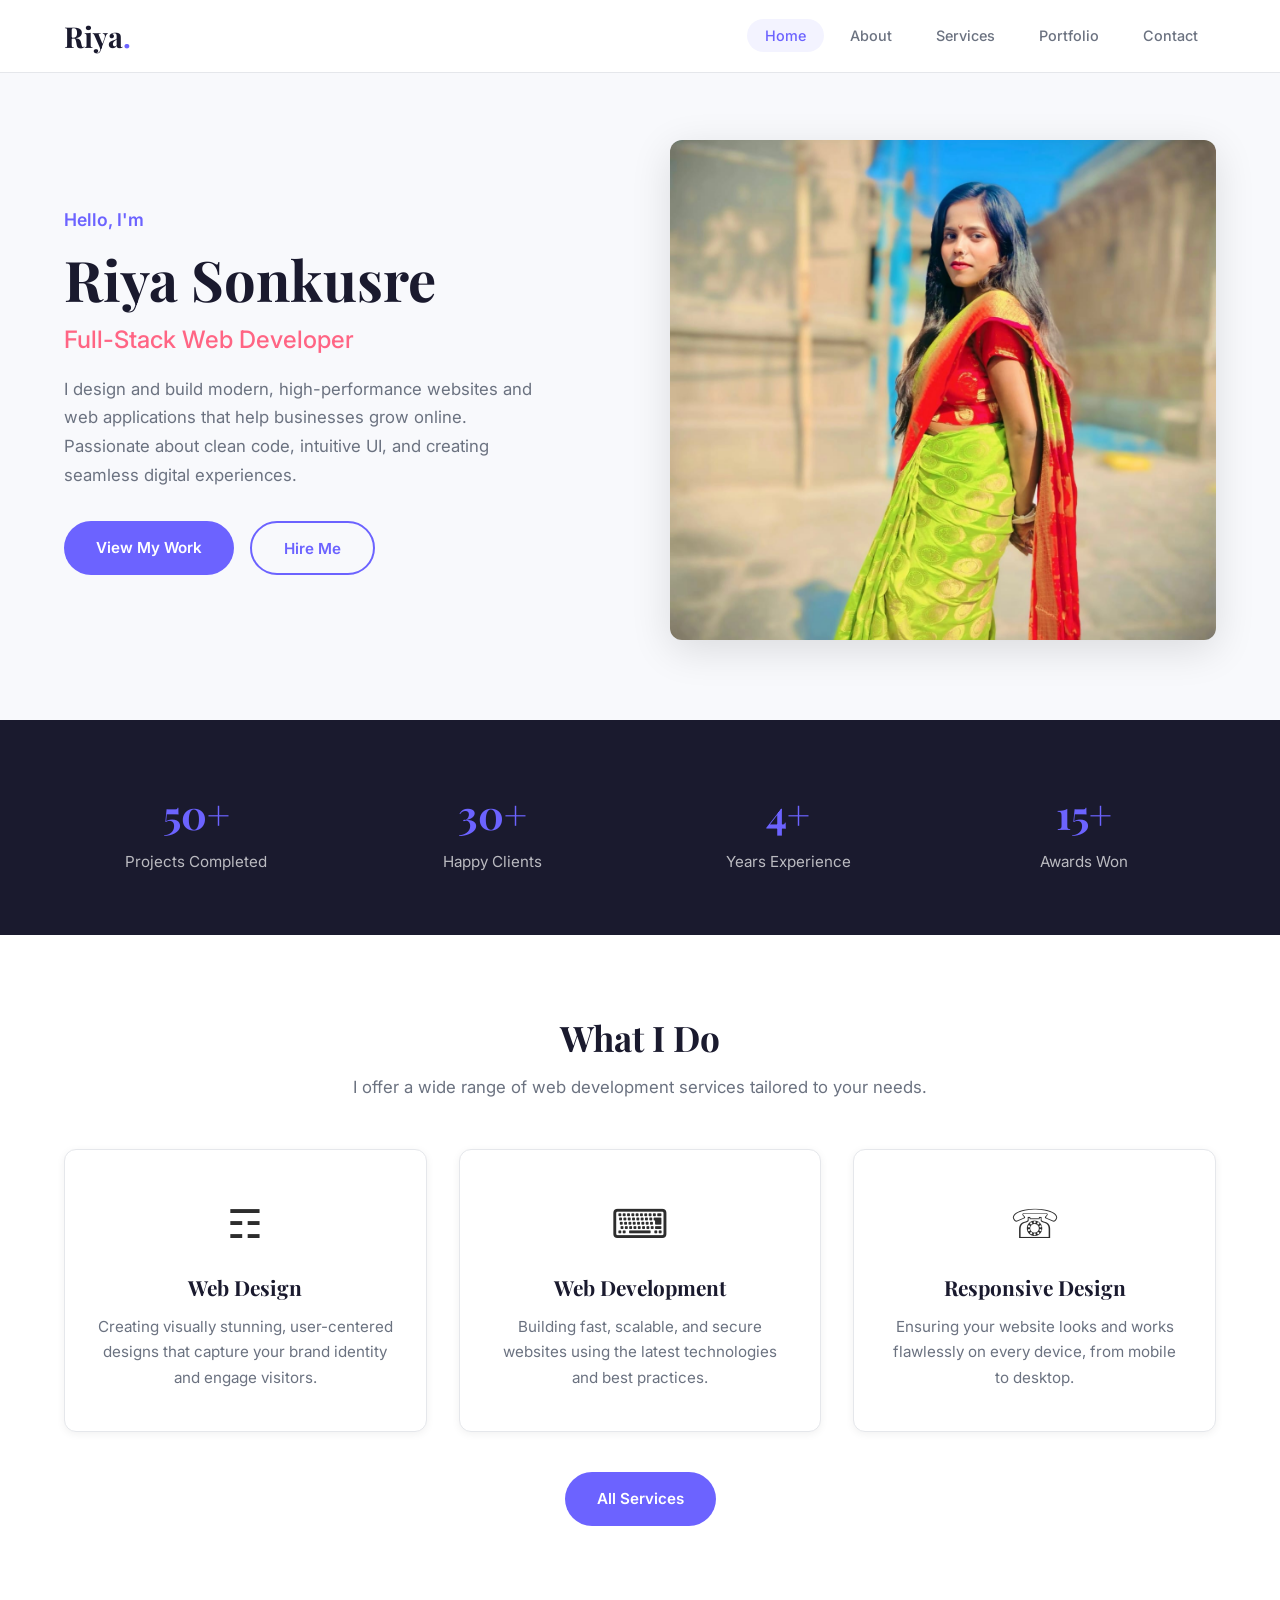
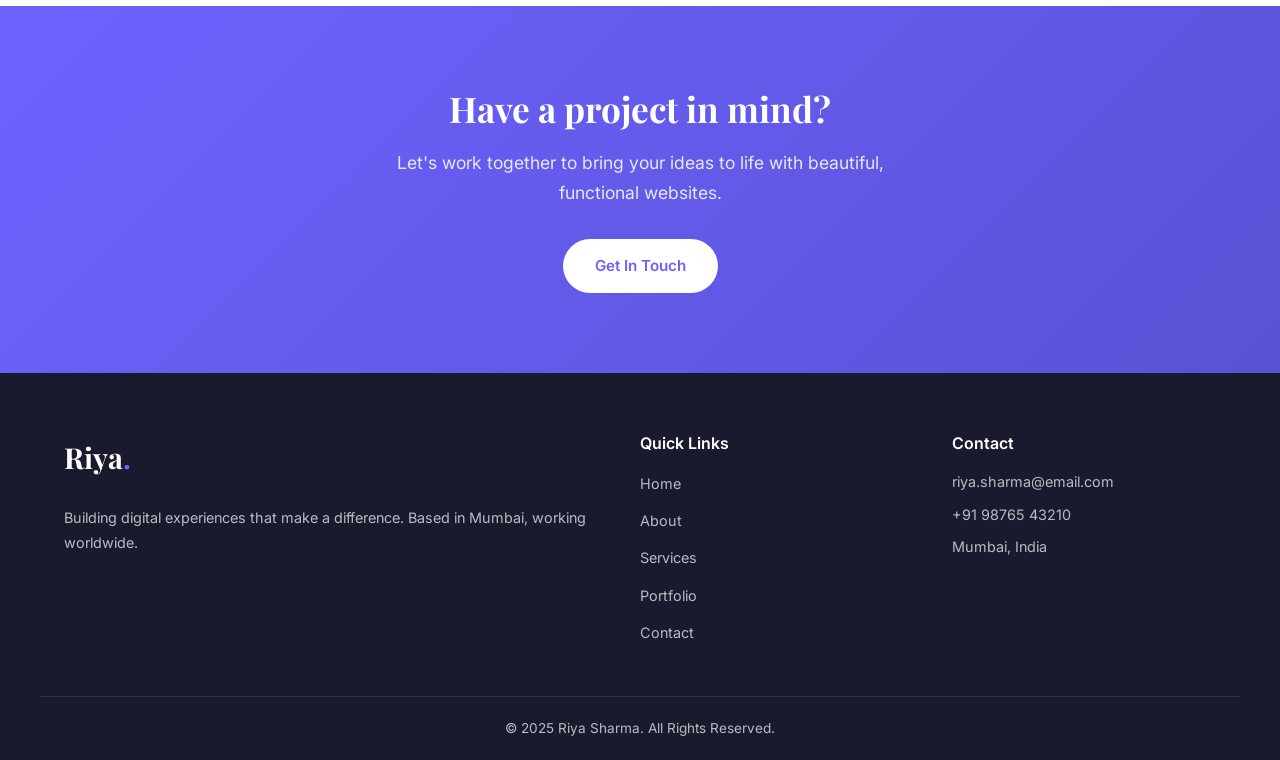
<file: index.html>
<!DOCTYPE html>
<html lang="en">
<head>
    <meta charset="UTF-8">
    <meta name="viewport" content="width=device-width, initial-scale=1.0">
    <title>Riya | Web Developer</title>
    <link rel="stylesheet" href="style.css">
    <link rel="preconnect" href="https://fonts.googleapis.com">
    <link rel="preconnect" href="https://fonts.gstatic.com" crossorigin>
    <link href="https://fonts.googleapis.com/css2?family=Inter:wght@400;500;600;700&family=Playfair+Display:wght@700&display=swap" rel="stylesheet">
</head>
<body>

    <!-- ========== HEADER / NAVIGATION ========== -->
    <header class="site-header">
        <div class="container header-flex">
            <a href="index.html" class="logo">Riya<span>.</span></a>
            <nav class="main-nav" id="mainNav">
                <ul class="nav-list">
                    <li><a href="index.html" class="nav-link active">Home</a></li>
                    <li><a href="about.html" class="nav-link">About</a></li>
                    <li><a href="services.html" class="nav-link">Services</a></li>
                    <li><a href="portfolio.html" class="nav-link">Portfolio</a></li>
                    <li><a href="contact.html" class="nav-link">Contact</a></li>
                </ul>
            </nav>
            <button class="hamburger" id="hamburger" aria-label="Toggle navigation">
                <span class="bar"></span>
                <span class="bar"></span>
                <span class="bar"></span>
            </button>
        </div>
    </header>

    <!-- ========== HERO SECTION ========== -->
    <main>
        <section class="hero">
            <div class="container hero-grid">
                <div class="hero-text">
                    <p class="hero-greeting">Hello, I'm</p>
                    <h1 class="hero-title">Riya Sonkusre</h1>
                    <h2 class="hero-subtitle">Full-Stack Web Developer</h2>
                    <p class="hero-description">
                        I design and build modern, high-performance websites and web applications
                        that help businesses grow online. Passionate about clean code, intuitive UI,
                        and creating seamless digital experiences.
                    </p>
                    <div class="hero-buttons">
                        <a href="portfolio.html" class="btn btn-primary">View My Work</a>
                        <button class="btn btn-secondary" id="hireMeBtn">Hire Me</button>
                    </div>
                </div>
                <div class="hero-image">
                    <img src="media/riyaimg2.jpeg" alt="Riya Sharma - Web Developer">
                </div>
            </div>
        </section>

        <!-- ========== STATS SECTION ========== -->
        <section class="stats">
            <div class="container stats-grid">
                <div class="stat-card">
                    <span class="stat-number">50+</span>
                    <span class="stat-label">Projects Completed</span>
                </div>
                <div class="stat-card">
                    <span class="stat-number">30+</span>
                    <span class="stat-label">Happy Clients</span>
                </div>
                <div class="stat-card">
                    <span class="stat-number">4+</span>
                    <span class="stat-label">Years Experience</span>
                </div>
                <div class="stat-card">
                    <span class="stat-number">15+</span>
                    <span class="stat-label">Awards Won</span>
                </div>
            </div>
        </section>

        <!-- ========== FEATURED SERVICES ========== -->
        <section class="section featured-services">
            <div class="container">
                <h2 class="section-title">What I Do</h2>
                <p class="section-subtitle">I offer a wide range of web development services tailored to your needs.</p>
                <div class="services-preview-grid">
                    <article class="service-card">
                        <div class="service-icon">&#9782;</div>
                        <h3>Web Design</h3>
                        <p>Creating visually stunning, user-centered designs that capture your brand identity and engage visitors.</p>
                    </article>
                    <article class="service-card">
                        <div class="service-icon">&#9000;</div>
                        <h3>Web Development</h3>
                        <p>Building fast, scalable, and secure websites using the latest technologies and best practices.</p>
                    </article>
                    <article class="service-card">
                        <div class="service-icon">&#9743;</div>
                        <h3>Responsive Design</h3>
                        <p>Ensuring your website looks and works flawlessly on every device, from mobile to desktop.</p>
                    </article>
                </div>
                <div class="center-btn">
                    <a href="services.html" class="btn btn-primary">All Services</a>
                </div>
            </div>
        </section>

        <!-- ========== CTA SECTION ========== -->
        <section class="cta-section">
            <div class="container cta-content">
                <h2>Have a project in mind?</h2>
                <p>Let's work together to bring your ideas to life with beautiful, functional websites.</p>
                <a href="contact.html" class="btn btn-primary">Get In Touch</a>
            </div>
        </section>
    </main>

    <!-- ========== FOOTER ========== -->
    <footer class="site-footer">
        <div class="container footer-grid">
            <div class="footer-brand">
                <a href="index.html" class="logo">Riya<span>.</span></a>
                <p>Building digital experiences that make a difference. Based in Mumbai, working worldwide.</p>
            </div>
            <div class="footer-links">
                <h4>Quick Links</h4>
                <ul>
                    <li><a href="index.html">Home</a></li>
                    <li><a href="about.html">About</a></li>
                    <li><a href="services.html">Services</a></li>
                    <li><a href="portfolio.html">Portfolio</a></li>
                    <li><a href="contact.html">Contact</a></li>
                </ul>
            </div>
            <div class="footer-contact">
                <h4>Contact</h4>
                <p>riya.sharma@email.com</p>
                <p>+91 98765 43210</p>
                <p>Mumbai, India</p>
            </div>
        </div>
        <div class="footer-bottom container">
            <p>&copy; 2025 Riya Sharma. All Rights Reserved.</p>
        </div>
    </footer>

    <!-- ========== HIRE ME MODAL ========== -->
    <div class="modal-overlay" id="hireModal">
        <div class="modal">
            <button class="modal-close" id="modalClose">&times;</button>
            <h2>Let's Work Together!</h2>
            <p>I'm currently available for freelance projects and full-time opportunities. Reach out and let's discuss how I can help bring your vision to life.</p>
            <div class="modal-details">
                <p><strong>Email:</strong> riyasonkusre22@email.com</p>
                <p><strong>Phone:</strong> +91 98765 43210</p>
                <p><strong>Availability:</strong> Within 48 hours</p>
            </div>
            <a href="contact.html" class="btn btn-primary">Go to Contact Page</a>
        </div>
    </div>

    <script src="script.js"></script>
</body>
</html>
</file>
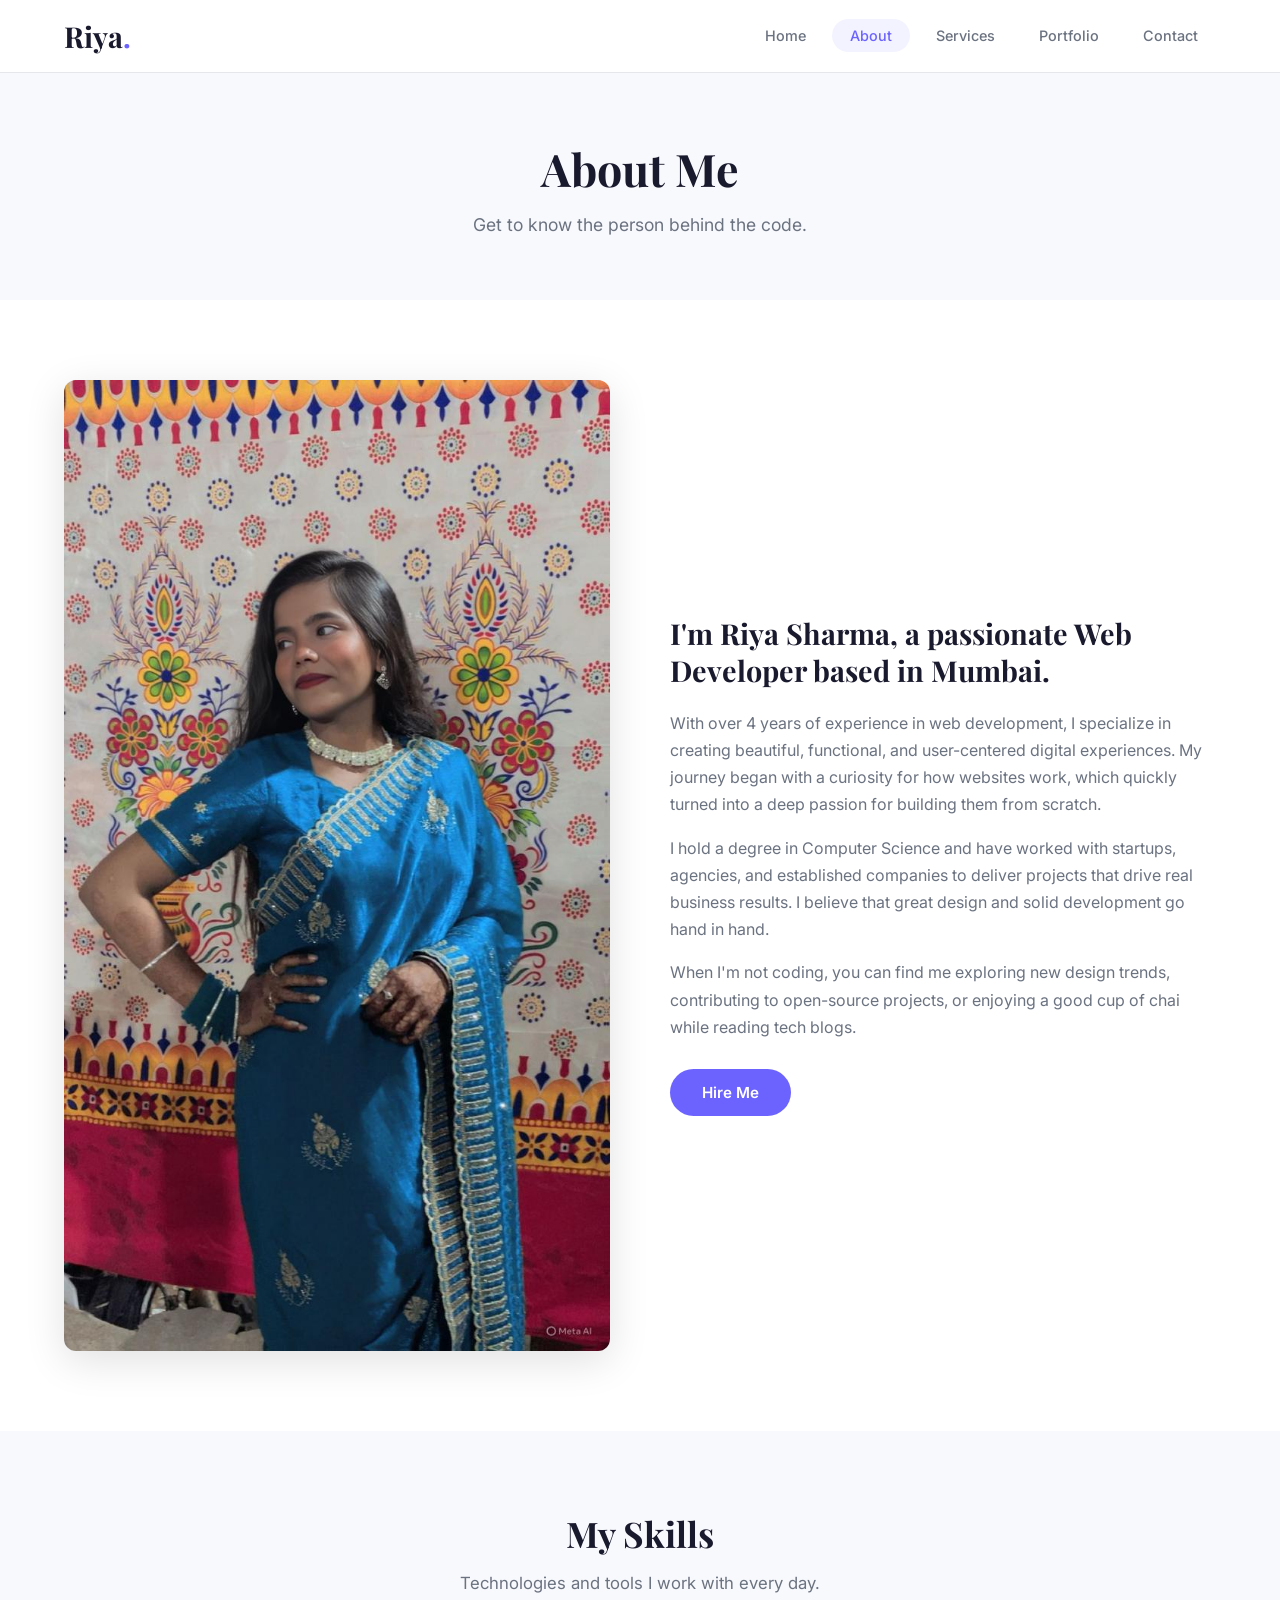
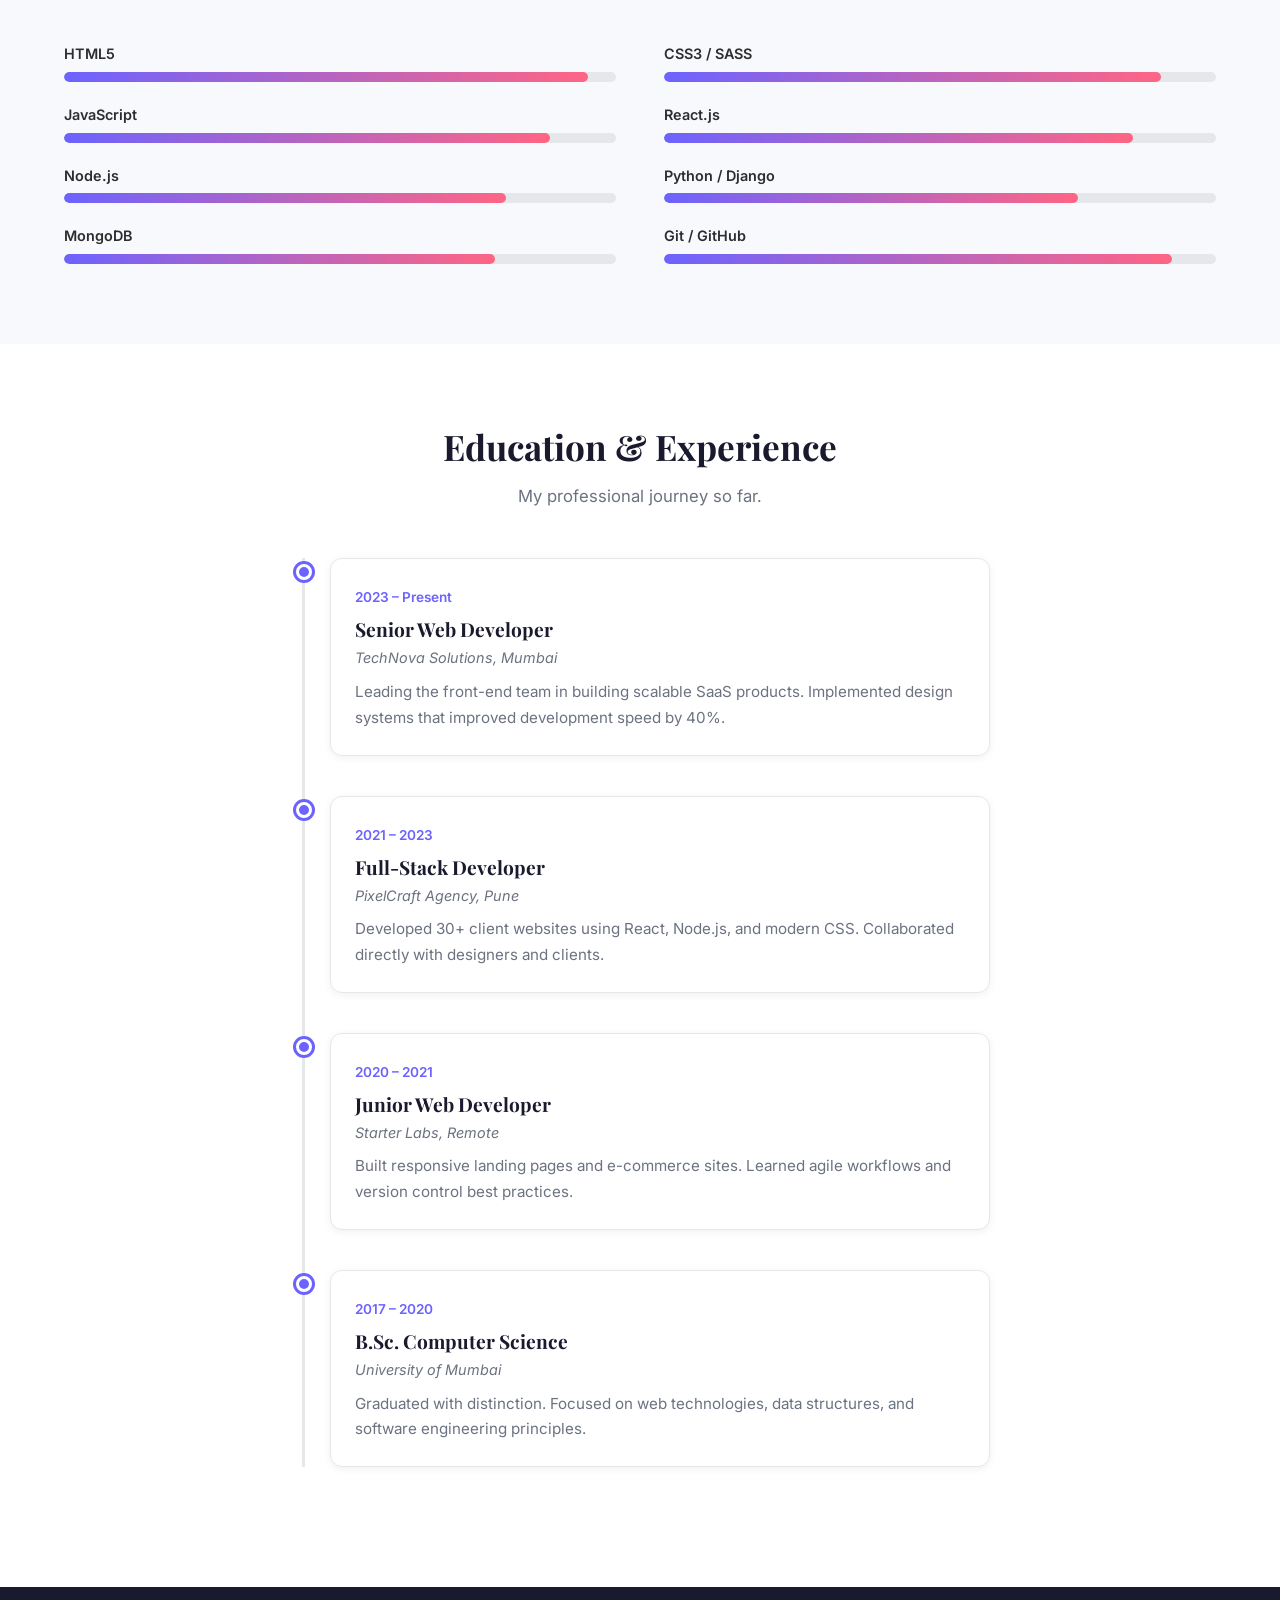
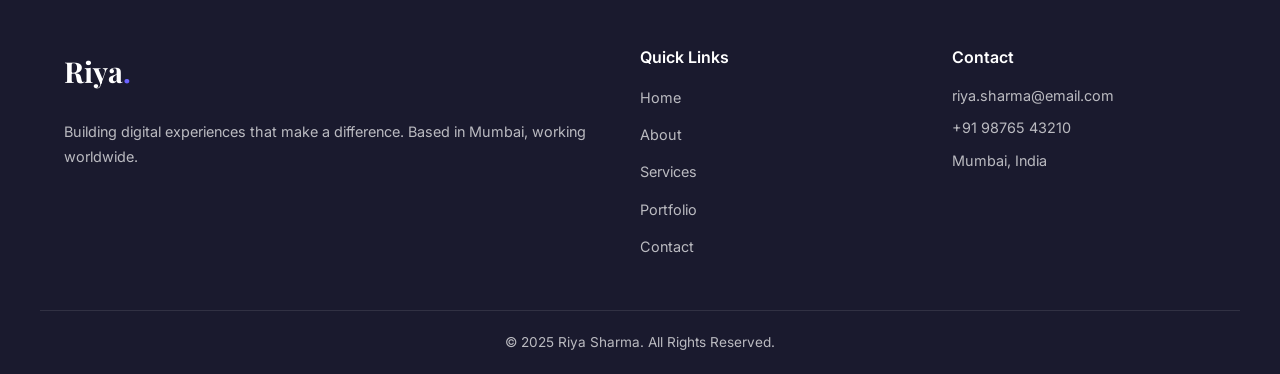
<file: about.html>
<!DOCTYPE html>
<html lang="en">
<head>
    <meta charset="UTF-8">
    <meta name="viewport" content="width=device-width, initial-scale=1.0">
    <title>About | Riya Sharma</title>
    <link rel="stylesheet" href="style.css">
    <link rel="preconnect" href="https://fonts.googleapis.com">
    <link rel="preconnect" href="https://fonts.gstatic.com" crossorigin>
    <link href="https://fonts.googleapis.com/css2?family=Inter:wght@400;500;600;700&family=Playfair+Display:wght@700&display=swap" rel="stylesheet">
</head>
<body>

    <!-- ========== HEADER / NAVIGATION ========== -->
    <header class="site-header">
        <div class="container header-flex">
            <a href="index.html" class="logo">Riya<span>.</span></a>
            <nav class="main-nav" id="mainNav">
                <ul class="nav-list">
                    <li><a href="index.html" class="nav-link">Home</a></li>
                    <li><a href="about.html" class="nav-link active">About</a></li>
                    <li><a href="services.html" class="nav-link">Services</a></li>
                    <li><a href="portfolio.html" class="nav-link">Portfolio</a></li>
                    <li><a href="contact.html" class="nav-link">Contact</a></li>
                </ul>
            </nav>
            <button class="hamburger" id="hamburger" aria-label="Toggle navigation">
                <span class="bar"></span>
                <span class="bar"></span>
                <span class="bar"></span>
            </button>
        </div>
    </header>

    <main>
        <!-- ========== PAGE BANNER ========== -->
        <section class="page-banner">
            <div class="container">
                <h1>About Me</h1>
                <p>Get to know the person behind the code.</p>
            </div>
        </section>

        <!-- ========== ABOUT INTRO ========== -->
        <section class="section about-intro">
            <div class="container about-grid">
                <div class="about-image">
                    <img src="media/riyaimg1.jpeg" alt="Riya working at her desk">
                </div>
                <div class="about-text">
                    <h2>I'm Riya Sharma, a passionate Web Developer based in Mumbai.</h2>
                    <p>
                        With over 4 years of experience in web development, I specialize in creating
                        beautiful, functional, and user-centered digital experiences. My journey began
                        with a curiosity for how websites work, which quickly turned into a deep
                        passion for building them from scratch.
                    </p>
                    <p>
                        I hold a degree in Computer Science and have worked with startups, agencies,
                        and established companies to deliver projects that drive real business results.
                        I believe that great design and solid development go hand in hand.
                    </p>
                    <p>
                        When I'm not coding, you can find me exploring new design trends, contributing
                        to open-source projects, or enjoying a good cup of chai while reading tech blogs.
                    </p>
                    <button class="btn btn-primary" id="hireMeBtn">Hire Me</button>
                </div>
            </div>
        </section>

        <!-- ========== SKILLS SECTION ========== -->
        <section class="section skills-section">
            <div class="container">
                <h2 class="section-title">My Skills</h2>
                <p class="section-subtitle">Technologies and tools I work with every day.</p>
                <div class="skills-grid">
                    <div class="skill-item">
                        <h4>HTML5</h4>
                        <div class="skill-bar"><div class="skill-fill" style="width: 95%;"></div></div>
                    </div>
                    <div class="skill-item">
                        <h4>CSS3 / SASS</h4>
                        <div class="skill-bar"><div class="skill-fill" style="width: 90%;"></div></div>
                    </div>
                    <div class="skill-item">
                        <h4>JavaScript</h4>
                        <div class="skill-bar"><div class="skill-fill" style="width: 88%;"></div></div>
                    </div>
                    <div class="skill-item">
                        <h4>React.js</h4>
                        <div class="skill-bar"><div class="skill-fill" style="width: 85%;"></div></div>
                    </div>
                    <div class="skill-item">
                        <h4>Node.js</h4>
                        <div class="skill-bar"><div class="skill-fill" style="width: 80%;"></div></div>
                    </div>
                    <div class="skill-item">
                        <h4>Python / Django</h4>
                        <div class="skill-bar"><div class="skill-fill" style="width: 75%;"></div></div>
                    </div>
                    <div class="skill-item">
                        <h4>MongoDB</h4>
                        <div class="skill-bar"><div class="skill-fill" style="width: 78%;"></div></div>
                    </div>
                    <div class="skill-item">
                        <h4>Git / GitHub</h4>
                        <div class="skill-bar"><div class="skill-fill" style="width: 92%;"></div></div>
                    </div>
                </div>
            </div>
        </section>

        <!-- ========== EDUCATION & EXPERIENCE ========== -->
        <section class="section timeline-section">
            <div class="container">
                <h2 class="section-title">Education & Experience</h2>
                <p class="section-subtitle">My professional journey so far.</p>
                <div class="timeline">
                    <div class="timeline-item">
                        <div class="timeline-dot"></div>
                        <div class="timeline-content">
                            <span class="timeline-date">2023 &ndash; Present</span>
                            <h3>Senior Web Developer</h3>
                            <p class="timeline-company">TechNova Solutions, Mumbai</p>
                            <p>Leading the front-end team in building scalable SaaS products. Implemented design systems that improved development speed by 40%.</p>
                        </div>
                    </div>
                    <div class="timeline-item">
                        <div class="timeline-dot"></div>
                        <div class="timeline-content">
                            <span class="timeline-date">2021 &ndash; 2023</span>
                            <h3>Full-Stack Developer</h3>
                            <p class="timeline-company">PixelCraft Agency, Pune</p>
                            <p>Developed 30+ client websites using React, Node.js, and modern CSS. Collaborated directly with designers and clients.</p>
                        </div>
                    </div>
                    <div class="timeline-item">
                        <div class="timeline-dot"></div>
                        <div class="timeline-content">
                            <span class="timeline-date">2020 &ndash; 2021</span>
                            <h3>Junior Web Developer</h3>
                            <p class="timeline-company">Starter Labs, Remote</p>
                            <p>Built responsive landing pages and e-commerce sites. Learned agile workflows and version control best practices.</p>
                        </div>
                    </div>
                    <div class="timeline-item">
                        <div class="timeline-dot"></div>
                        <div class="timeline-content">
                            <span class="timeline-date">2017 &ndash; 2020</span>
                            <h3>B.Sc. Computer Science</h3>
                            <p class="timeline-company">University of Mumbai</p>
                            <p>Graduated with distinction. Focused on web technologies, data structures, and software engineering principles.</p>
                        </div>
                    </div>
                </div>
            </div>
        </section>
    </main>

    <!-- ========== FOOTER ========== -->
    <footer class="site-footer">
        <div class="container footer-grid">
            <div class="footer-brand">
                <a href="index.html" class="logo">Riya<span>.</span></a>
                <p>Building digital experiences that make a difference. Based in Mumbai, working worldwide.</p>
            </div>
            <div class="footer-links">
                <h4>Quick Links</h4>
                <ul>
                    <li><a href="index.html">Home</a></li>
                    <li><a href="about.html">About</a></li>
                    <li><a href="services.html">Services</a></li>
                    <li><a href="portfolio.html">Portfolio</a></li>
                    <li><a href="contact.html">Contact</a></li>
                </ul>
            </div>
            <div class="footer-contact">
                <h4>Contact</h4>
                <p>riya.sharma@email.com</p>
                <p>+91 98765 43210</p>
                <p>Mumbai, India</p>
            </div>
        </div>
        <div class="footer-bottom container">
            <p>&copy; 2025 Riya Sharma. All Rights Reserved.</p>
        </div>
    </footer>

    <!-- ========== HIRE ME MODAL ========== -->
    <div class="modal-overlay" id="hireModal">
        <div class="modal">
            <button class="modal-close" id="modalClose">&times;</button>
            <h2>Let's Work Together!</h2>
            <p>I'm currently available for freelance projects and full-time opportunities. Reach out and let's discuss how I can help bring your vision to life.</p>
            <div class="modal-details">
                <p><strong>Email:</strong> riya.sharma@email.com</p>
                <p><strong>Phone:</strong> +91 98765 43210</p>
                <p><strong>Availability:</strong> Within 48 hours</p>
            </div>
            <a href="contact.html" class="btn btn-primary">Go to Contact Page</a>
        </div>
    </div>

    <script src="script.js"></script>
</body>
</html>
</file>
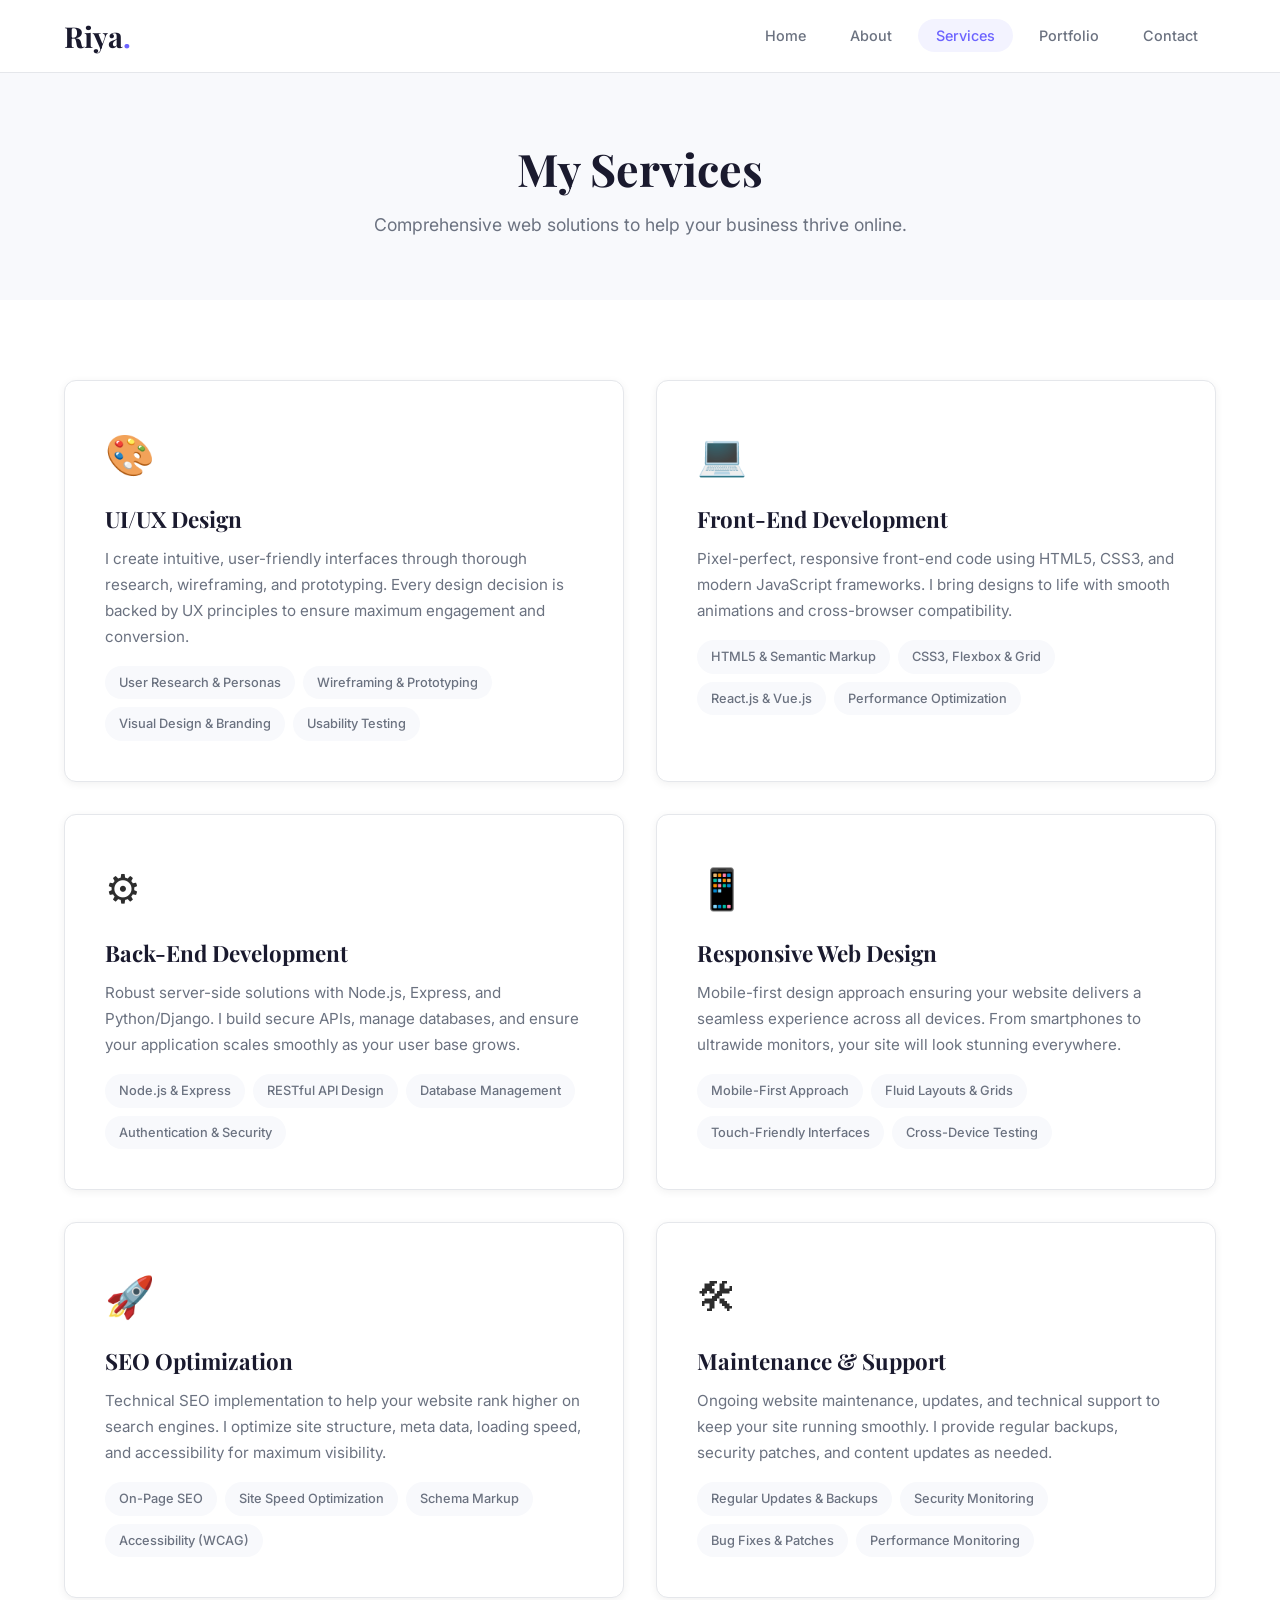
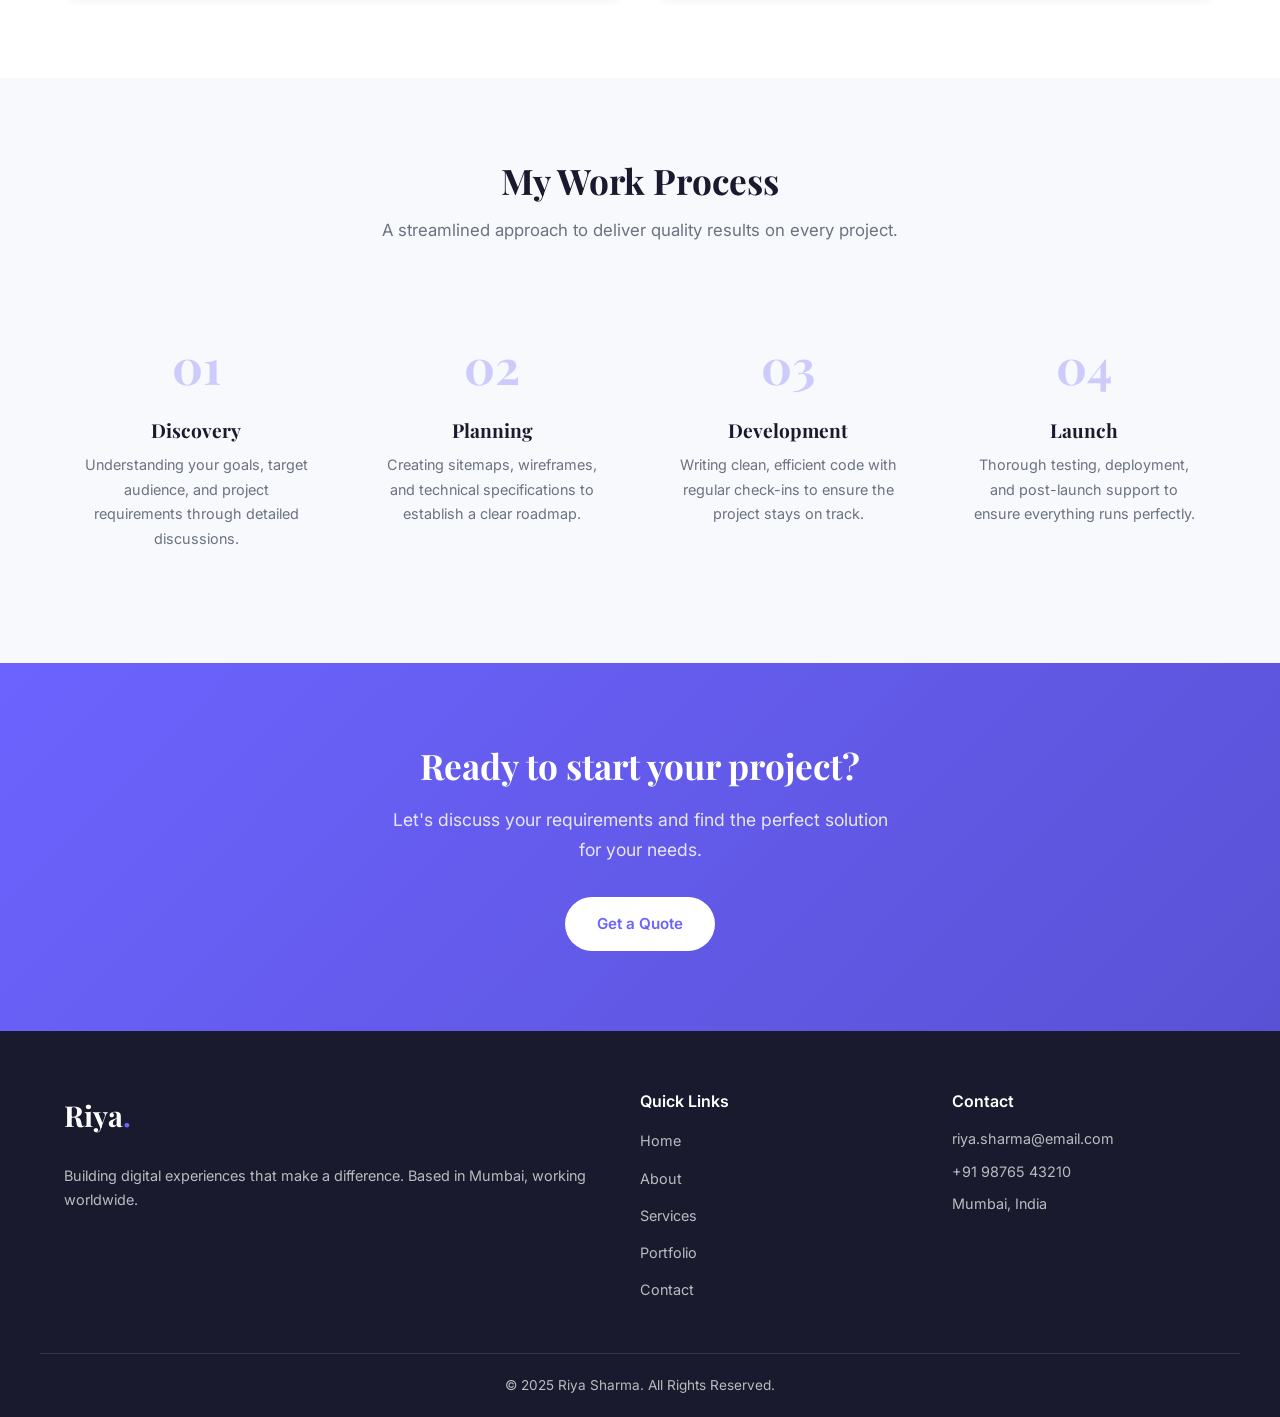
<file: services.html>
<!DOCTYPE html>
<html lang="en">
<head>
    <meta charset="UTF-8">
    <meta name="viewport" content="width=device-width, initial-scale=1.0">
    <title>Services | Riya Sharma</title>
    <link rel="stylesheet" href="style.css">
    <link rel="preconnect" href="https://fonts.googleapis.com">
    <link rel="preconnect" href="https://fonts.gstatic.com" crossorigin>
    <link href="https://fonts.googleapis.com/css2?family=Inter:wght@400;500;600;700&family=Playfair+Display:wght@700&display=swap" rel="stylesheet">
</head>
<body>

    <!-- ========== HEADER / NAVIGATION ========== -->
    <header class="site-header">
        <div class="container header-flex">
            <a href="index.html" class="logo">Riya<span>.</span></a>
            <nav class="main-nav" id="mainNav">
                <ul class="nav-list">
                    <li><a href="index.html" class="nav-link">Home</a></li>
                    <li><a href="about.html" class="nav-link">About</a></li>
                    <li><a href="services.html" class="nav-link active">Services</a></li>
                    <li><a href="portfolio.html" class="nav-link">Portfolio</a></li>
                    <li><a href="contact.html" class="nav-link">Contact</a></li>
                </ul>
            </nav>
            <button class="hamburger" id="hamburger" aria-label="Toggle navigation">
                <span class="bar"></span>
                <span class="bar"></span>
                <span class="bar"></span>
            </button>
        </div>
    </header>

    <main>
        <!-- ========== PAGE BANNER ========== -->
        <section class="page-banner">
            <div class="container">
                <h1>My Services</h1>
                <p>Comprehensive web solutions to help your business thrive online.</p>
            </div>
        </section>

        <!-- ========== SERVICES GRID ========== -->
        <section class="section services-full">
            <div class="container">
                <div class="services-full-grid">
                    <article class="service-card-full">
                        <div class="service-icon-large">&#127912;</div>
                        <h3>UI/UX Design</h3>
                        <p>
                            I create intuitive, user-friendly interfaces through thorough research,
                            wireframing, and prototyping. Every design decision is backed by UX
                            principles to ensure maximum engagement and conversion.
                        </p>
                        <ul class="service-features">
                            <li>User Research & Personas</li>
                            <li>Wireframing & Prototyping</li>
                            <li>Visual Design & Branding</li>
                            <li>Usability Testing</li>
                        </ul>
                    </article>

                    <article class="service-card-full">
                        <div class="service-icon-large">&#128187;</div>
                        <h3>Front-End Development</h3>
                        <p>
                            Pixel-perfect, responsive front-end code using HTML5, CSS3, and modern
                            JavaScript frameworks. I bring designs to life with smooth animations
                            and cross-browser compatibility.
                        </p>
                        <ul class="service-features">
                            <li>HTML5 & Semantic Markup</li>
                            <li>CSS3, Flexbox & Grid</li>
                            <li>React.js & Vue.js</li>
                            <li>Performance Optimization</li>
                        </ul>
                    </article>

                    <article class="service-card-full">
                        <div class="service-icon-large">&#9881;</div>
                        <h3>Back-End Development</h3>
                        <p>
                            Robust server-side solutions with Node.js, Express, and Python/Django.
                            I build secure APIs, manage databases, and ensure your application
                            scales smoothly as your user base grows.
                        </p>
                        <ul class="service-features">
                            <li>Node.js & Express</li>
                            <li>RESTful API Design</li>
                            <li>Database Management</li>
                            <li>Authentication & Security</li>
                        </ul>
                    </article>

                    <article class="service-card-full">
                        <div class="service-icon-large">&#128241;</div>
                        <h3>Responsive Web Design</h3>
                        <p>
                            Mobile-first design approach ensuring your website delivers a seamless
                            experience across all devices. From smartphones to ultrawide monitors,
                            your site will look stunning everywhere.
                        </p>
                        <ul class="service-features">
                            <li>Mobile-First Approach</li>
                            <li>Fluid Layouts & Grids</li>
                            <li>Touch-Friendly Interfaces</li>
                            <li>Cross-Device Testing</li>
                        </ul>
                    </article>

                    <article class="service-card-full">
                        <div class="service-icon-large">&#128640;</div>
                        <h3>SEO Optimization</h3>
                        <p>
                            Technical SEO implementation to help your website rank higher on search
                            engines. I optimize site structure, meta data, loading speed, and
                            accessibility for maximum visibility.
                        </p>
                        <ul class="service-features">
                            <li>On-Page SEO</li>
                            <li>Site Speed Optimization</li>
                            <li>Schema Markup</li>
                            <li>Accessibility (WCAG)</li>
                        </ul>
                    </article>

                    <article class="service-card-full">
                        <div class="service-icon-large">&#128736;</div>
                        <h3>Maintenance & Support</h3>
                        <p>
                            Ongoing website maintenance, updates, and technical support to keep
                            your site running smoothly. I provide regular backups, security patches,
                            and content updates as needed.
                        </p>
                        <ul class="service-features">
                            <li>Regular Updates & Backups</li>
                            <li>Security Monitoring</li>
                            <li>Bug Fixes & Patches</li>
                            <li>Performance Monitoring</li>
                        </ul>
                    </article>
                </div>
            </div>
        </section>

        <!-- ========== PROCESS SECTION ========== -->
        <section class="section process-section">
            <div class="container">
                <h2 class="section-title">My Work Process</h2>
                <p class="section-subtitle">A streamlined approach to deliver quality results on every project.</p>
                <div class="process-grid">
                    <div class="process-step">
                        <div class="process-number">01</div>
                        <h3>Discovery</h3>
                        <p>Understanding your goals, target audience, and project requirements through detailed discussions.</p>
                    </div>
                    <div class="process-step">
                        <div class="process-number">02</div>
                        <h3>Planning</h3>
                        <p>Creating sitemaps, wireframes, and technical specifications to establish a clear roadmap.</p>
                    </div>
                    <div class="process-step">
                        <div class="process-number">03</div>
                        <h3>Development</h3>
                        <p>Writing clean, efficient code with regular check-ins to ensure the project stays on track.</p>
                    </div>
                    <div class="process-step">
                        <div class="process-number">04</div>
                        <h3>Launch</h3>
                        <p>Thorough testing, deployment, and post-launch support to ensure everything runs perfectly.</p>
                    </div>
                </div>
            </div>
        </section>

        <!-- ========== CTA ========== -->
        <section class="cta-section">
            <div class="container cta-content">
                <h2>Ready to start your project?</h2>
                <p>Let's discuss your requirements and find the perfect solution for your needs.</p>
                <a href="contact.html" class="btn btn-primary">Get a Quote</a>
            </div>
        </section>
    </main>

    <!-- ========== FOOTER ========== -->
    <footer class="site-footer">
        <div class="container footer-grid">
            <div class="footer-brand">
                <a href="index.html" class="logo">Riya<span>.</span></a>
                <p>Building digital experiences that make a difference. Based in Mumbai, working worldwide.</p>
            </div>
            <div class="footer-links">
                <h4>Quick Links</h4>
                <ul>
                    <li><a href="index.html">Home</a></li>
                    <li><a href="about.html">About</a></li>
                    <li><a href="services.html">Services</a></li>
                    <li><a href="portfolio.html">Portfolio</a></li>
                    <li><a href="contact.html">Contact</a></li>
                </ul>
            </div>
            <div class="footer-contact">
                <h4>Contact</h4>
                <p>riya.sharma@email.com</p>
                <p>+91 98765 43210</p>
                <p>Mumbai, India</p>
            </div>
        </div>
        <div class="footer-bottom container">
            <p>&copy; 2025 Riya Sharma. All Rights Reserved.</p>
        </div>
    </footer>

    <script src="script.js"></script>
</body>
</html>
</file>
<file: style.css>
/* ============================================
   STYLE.CSS — Modern Personal Portfolio
   Author: Riya Sharma
   ============================================ */

/* ---------- CSS CUSTOM PROPERTIES ---------- */
:root {
    --clr-primary: #6c63ff;
    --clr-primary-dark: #5a52d5;
    --clr-secondary: #ff6584;
    --clr-bg: #ffffff;
    --clr-bg-alt: #f8f9fc;
    --clr-text: #2d2d2d;
    --clr-text-light: #6b7280;
    --clr-heading: #1a1a2e;
    --clr-border: #e5e7eb;
    --clr-white: #ffffff;
    --clr-dark: #1a1a2e;
    --font-body: 'Inter', sans-serif;
    --font-heading: 'Playfair Display', serif;
    --shadow-sm: 0 2px 8px rgba(0, 0, 0, 0.06);
    --shadow-md: 0 4px 20px rgba(0, 0, 0, 0.1);
    --shadow-lg: 0 10px 40px rgba(0, 0, 0, 0.12);
    --radius: 12px;
    --transition: 0.3s ease;
}

/* ---------- RESET & BASE ---------- */
*,
*::before,
*::after {
    margin: 0;
    padding: 0;
    box-sizing: border-box;
}

html {
    scroll-behavior: smooth;
}

body {
    font-family: var(--font-body);
    font-size: 16px;
    line-height: 1.7;
    color: var(--clr-text);
    background-color: var(--clr-bg);
}

img {
    max-width: 100%;
    height: auto;
    display: block;
}

a {
    text-decoration: none;
    color: inherit;
    transition: color var(--transition);
}

ul {
    list-style: none;
}

h1, h2, h3, h4 {
    font-family: var(--font-heading);
    color: var(--clr-heading);
    line-height: 1.3;
}

/* ---------- UTILITY / LAYOUT ---------- */
.container {
    max-width: 1200px;
    margin: 0 auto;
    padding: 0 24px;
}

.section {
    padding: 80px 0;
}

.section-title {
    font-size: 2.2rem;
    text-align: center;
    margin-bottom: 12px;
}

.section-subtitle {
    text-align: center;
    color: var(--clr-text-light);
    max-width: 600px;
    margin: 0 auto 48px;
    font-size: 1.05rem;
}

.center-btn {
    text-align: center;
    margin-top: 40px;
}

/* ---------- BUTTONS ---------- */
.btn {
    display: inline-block;
    padding: 14px 32px;
    border-radius: 50px;
    font-size: 0.95rem;
    font-weight: 600;
    cursor: pointer;
    border: none;
    transition: all var(--transition);
    font-family: var(--font-body);
    text-align: center;
}

.btn-primary {
    background: var(--clr-primary);
    color: var(--clr-white);
}

.btn-primary:hover {
    background: var(--clr-primary-dark);
    transform: translateY(-2px);
    box-shadow: 0 6px 20px rgba(108, 99, 255, 0.35);
}

.btn-secondary {
    background: transparent;
    color: var(--clr-primary);
    border: 2px solid var(--clr-primary);
}

.btn-secondary:hover {
    background: var(--clr-primary);
    color: var(--clr-white);
    transform: translateY(-2px);
}

.btn-full {
    width: 100%;
}

/* ==========================================
   HEADER / NAVIGATION
   ========================================== */
.site-header {
    position: fixed;
    top: 0;
    left: 0;
    width: 100%;
    z-index: 1000;
    background: rgba(255, 255, 255, 0.95);
    backdrop-filter: blur(10px);
    border-bottom: 1px solid var(--clr-border);
    transition: box-shadow var(--transition);
}

.header-flex {
    display: flex;
    align-items: center;
    justify-content: space-between;
    height: 72px;
}

.logo {
    font-family: var(--font-heading);
    font-size: 1.8rem;
    font-weight: 700;
    color: var(--clr-heading);
}

.logo span {
    color: var(--clr-primary);
}

.nav-list {
    display: flex;
    align-items: center;
    gap: 8px;
}

.nav-link {
    padding: 8px 18px;
    border-radius: 50px;
    font-size: 0.9rem;
    font-weight: 500;
    color: var(--clr-text-light);
    transition: all var(--transition);
}

.nav-link:hover,
.nav-link.active {
    color: var(--clr-primary);
    background: rgba(108, 99, 255, 0.08);
}

/* Hamburger */
.hamburger {
    display: none;
    flex-direction: column;
    gap: 5px;
    background: none;
    border: none;
    cursor: pointer;
    padding: 4px;
    z-index: 1100;
}

.hamburger .bar {
    display: block;
    width: 26px;
    height: 3px;
    background: var(--clr-heading);
    border-radius: 4px;
    transition: all var(--transition);
}

.hamburger.active .bar:nth-child(1) {
    transform: rotate(45deg) translate(6px, 6px);
}

.hamburger.active .bar:nth-child(2) {
    opacity: 0;
}

.hamburger.active .bar:nth-child(3) {
    transform: rotate(-45deg) translate(6px, -6px);
}

/* ==========================================
   HERO SECTION (Home)
   ========================================== */
.hero {
    padding: 140px 0 80px;
    background: var(--clr-bg-alt);
}

.hero-grid {
    display: grid;
    grid-template-columns: 1fr 1fr;
    gap: 60px;
    align-items: center;
}

.hero-greeting {
    font-size: 1.1rem;
    color: var(--clr-primary);
    font-weight: 600;
    margin-bottom: 8px;
}

.hero-title {
    font-size: 3.5rem;
    margin-bottom: 8px;
}

.hero-subtitle {
    font-size: 1.5rem;
    color: var(--clr-secondary);
    font-family: var(--font-body);
    font-weight: 500;
    margin-bottom: 20px;
}

.hero-description {
    color: var(--clr-text-light);
    font-size: 1.05rem;
    margin-bottom: 32px;
    max-width: 480px;
}

.hero-buttons {
    display: flex;
    gap: 16px;
    flex-wrap: wrap;
}

.hero-image img {
    border-radius: var(--radius);
    box-shadow: var(--shadow-lg);
    width: 100%;
    max-height: 500px;
    object-fit: cover;
}

/* ==========================================
   STATS SECTION
   ========================================== */
.stats {
    padding: 60px 0;
    background: var(--clr-dark);
}

.stats-grid {
    display: grid;
    grid-template-columns: repeat(4, 1fr);
    gap: 32px;
    text-align: center;
}

.stat-number {
    display: block;
    font-size: 2.5rem;
    font-weight: 700;
    color: var(--clr-primary);
    font-family: var(--font-heading);
}

.stat-label {
    color: rgba(255, 255, 255, 0.7);
    font-size: 0.95rem;
}

/* ==========================================
   SERVICE CARDS (Home preview)
   ========================================== */
.services-preview-grid {
    display: grid;
    grid-template-columns: repeat(3, 1fr);
    gap: 32px;
}

.service-card {
    background: var(--clr-white);
    padding: 40px 32px;
    border-radius: var(--radius);
    text-align: center;
    box-shadow: var(--shadow-sm);
    border: 1px solid var(--clr-border);
    transition: all var(--transition);
}

.service-card:hover {
    transform: translateY(-6px);
    box-shadow: var(--shadow-md);
    border-color: var(--clr-primary);
}

.service-icon {
    font-size: 2.5rem;
    margin-bottom: 16px;
}

.service-card h3 {
    font-size: 1.3rem;
    margin-bottom: 12px;
}

.service-card p {
    color: var(--clr-text-light);
    font-size: 0.95rem;
}

/* ==========================================
   CTA SECTION
   ========================================== */
.cta-section {
    padding: 80px 0;
    background: linear-gradient(135deg, var(--clr-primary), var(--clr-primary-dark));
    text-align: center;
}

.cta-content h2 {
    font-size: 2.2rem;
    color: var(--clr-white);
    margin-bottom: 16px;
}

.cta-content p {
    color: rgba(255, 255, 255, 0.85);
    font-size: 1.1rem;
    margin-bottom: 32px;
    max-width: 500px;
    margin-left: auto;
    margin-right: auto;
}

.cta-section .btn-primary {
    background: var(--clr-white);
    color: var(--clr-primary);
}

.cta-section .btn-primary:hover {
    background: var(--clr-dark);
    color: var(--clr-white);
    box-shadow: 0 6px 20px rgba(0, 0, 0, 0.3);
}

/* ==========================================
   PAGE BANNER (Inner pages)
   ========================================== */
.page-banner {
    padding: 140px 0 60px;
    background: var(--clr-bg-alt);
    text-align: center;
}

.page-banner h1 {
    font-size: 2.8rem;
    margin-bottom: 12px;
}

.page-banner p {
    color: var(--clr-text-light);
    font-size: 1.1rem;
}

/* ==========================================
   ABOUT PAGE
   ========================================== */
.about-grid {
    display: grid;
    grid-template-columns: 1fr 1fr;
    gap: 60px;
    align-items: center;
}

.about-image img {
    border-radius: var(--radius);
    box-shadow: var(--shadow-lg);
    width: 100%;
    object-fit: cover;
}

.about-text h2 {
    font-size: 1.8rem;
    margin-bottom: 20px;
}

.about-text p {
    color: var(--clr-text-light);
    margin-bottom: 16px;
}

.about-text .btn {
    margin-top: 12px;
}

/* Skills */
.skills-section {
    background: var(--clr-bg-alt);
}

.skills-grid {
    display: grid;
    grid-template-columns: 1fr 1fr;
    gap: 24px 48px;
}

.skill-item h4 {
    font-family: var(--font-body);
    font-size: 0.9rem;
    font-weight: 600;
    margin-bottom: 8px;
    color: var(--clr-text);
}

.skill-bar {
    width: 100%;
    height: 10px;
    background: var(--clr-border);
    border-radius: 10px;
    overflow: hidden;
}

.skill-fill {
    height: 100%;
    background: linear-gradient(90deg, var(--clr-primary), var(--clr-secondary));
    border-radius: 10px;
    transition: width 1s ease;
}

/* Timeline */
.timeline {
    position: relative;
    max-width: 700px;
    margin: 0 auto;
    padding-left: 40px;
}

.timeline::before {
    content: '';
    position: absolute;
    left: 12px;
    top: 0;
    bottom: 0;
    width: 3px;
    background: var(--clr-border);
}

.timeline-item {
    position: relative;
    margin-bottom: 40px;
}

.timeline-dot {
    position: absolute;
    left: -34px;
    top: 6px;
    width: 16px;
    height: 16px;
    background: var(--clr-primary);
    border-radius: 50%;
    border: 3px solid var(--clr-white);
    box-shadow: 0 0 0 3px var(--clr-primary);
}

.timeline-content {
    background: var(--clr-white);
    padding: 24px;
    border-radius: var(--radius);
    box-shadow: var(--shadow-sm);
    border: 1px solid var(--clr-border);
}

.timeline-date {
    display: inline-block;
    font-size: 0.85rem;
    color: var(--clr-primary);
    font-weight: 600;
    margin-bottom: 8px;
}

.timeline-content h3 {
    font-size: 1.2rem;
    margin-bottom: 4px;
}

.timeline-company {
    color: var(--clr-text-light);
    font-size: 0.9rem;
    margin-bottom: 8px;
    font-style: italic;
}

.timeline-content p:last-child {
    color: var(--clr-text-light);
    font-size: 0.95rem;
}

/* ==========================================
   SERVICES PAGE (Full)
   ========================================== */
.services-full-grid {
    display: grid;
    grid-template-columns: repeat(2, 1fr);
    gap: 32px;
}

.service-card-full {
    background: var(--clr-white);
    padding: 40px;
    border-radius: var(--radius);
    box-shadow: var(--shadow-sm);
    border: 1px solid var(--clr-border);
    transition: all var(--transition);
}

.service-card-full:hover {
    transform: translateY(-4px);
    box-shadow: var(--shadow-md);
    border-color: var(--clr-primary);
}

.service-icon-large {
    font-size: 2.5rem;
    margin-bottom: 16px;
}

.service-card-full h3 {
    font-size: 1.4rem;
    margin-bottom: 12px;
}

.service-card-full p {
    color: var(--clr-text-light);
    font-size: 0.95rem;
    margin-bottom: 16px;
}

.service-features {
    display: flex;
    flex-wrap: wrap;
    gap: 8px;
}

.service-features li {
    background: var(--clr-bg-alt);
    padding: 6px 14px;
    border-radius: 50px;
    font-size: 0.8rem;
    color: var(--clr-text-light);
    font-weight: 500;
}

/* Process Steps */
.process-section {
    background: var(--clr-bg-alt);
}

.process-grid {
    display: grid;
    grid-template-columns: repeat(4, 1fr);
    gap: 32px;
}

.process-step {
    text-align: center;
    padding: 32px 20px;
}

.process-number {
    font-size: 3rem;
    font-weight: 700;
    font-family: var(--font-heading);
    color: var(--clr-primary);
    opacity: 0.3;
    margin-bottom: 12px;
}

.process-step h3 {
    font-size: 1.2rem;
    margin-bottom: 10px;
}

.process-step p {
    color: var(--clr-text-light);
    font-size: 0.9rem;
}

/* ==========================================
   PORTFOLIO PAGE
   ========================================== */
.portfolio-grid {
    display: grid;
    grid-template-columns: repeat(2, 1fr);
    gap: 32px;
}

.portfolio-card {
    border-radius: var(--radius);
    overflow: hidden;
    box-shadow: var(--shadow-sm);
    border: 1px solid var(--clr-border);
    background: var(--clr-white);
    transition: all var(--transition);
}

.portfolio-card:hover {
    transform: translateY(-6px);
    box-shadow: var(--shadow-md);
}

.portfolio-image {
    position: relative;
    overflow: hidden;
    height: 260px;
}

.portfolio-image img {
    width: 100%;
    height: 100%;
    object-fit: cover;
    transition: transform 0.5s ease;
}

.portfolio-card:hover .portfolio-image img {
    transform: scale(1.05);
}

.portfolio-overlay {
    position: absolute;
    top: 16px;
    left: 16px;
}

.portfolio-category {
    background: var(--clr-primary);
    color: var(--clr-white);
    padding: 6px 16px;
    border-radius: 50px;
    font-size: 0.8rem;
    font-weight: 600;
}

.portfolio-info {
    padding: 24px;
}

.portfolio-info h3 {
    font-size: 1.3rem;
    margin-bottom: 10px;
}

.portfolio-info p {
    color: var(--clr-text-light);
    font-size: 0.9rem;
    margin-bottom: 16px;
}

.portfolio-tags {
    display: flex;
    flex-wrap: wrap;
    gap: 8px;
}

.portfolio-tags span {
    background: var(--clr-bg-alt);
    padding: 4px 12px;
    border-radius: 50px;
    font-size: 0.78rem;
    color: var(--clr-primary);
    font-weight: 500;
}

/* Testimonials */
.testimonials-section {
    background: var(--clr-bg-alt);
}

.testimonials-grid {
    display: grid;
    grid-template-columns: repeat(3, 1fr);
    gap: 32px;
}

.testimonial-card {
    background: var(--clr-white);
    padding: 32px;
    border-radius: var(--radius);
    box-shadow: var(--shadow-sm);
    border: 1px solid var(--clr-border);
}

.testimonial-text {
    font-style: italic;
    color: var(--clr-text);
    margin-bottom: 20px;
    font-size: 0.95rem;
    line-height: 1.7;
}

.testimonial-author strong {
    display: block;
    color: var(--clr-heading);
    font-family: var(--font-heading);
}

.testimonial-author span {
    font-size: 0.85rem;
    color: var(--clr-text-light);
}

/* ==========================================
   CONTACT PAGE
   ========================================== */
.contact-grid {
    display: grid;
    grid-template-columns: 1fr 1.2fr;
    gap: 60px;
    align-items: flex-start;
}

.contact-info h2 {
    font-size: 1.8rem;
    margin-bottom: 16px;
}

.contact-info > p {
    color: var(--clr-text-light);
    margin-bottom: 32px;
}

.contact-detail {
    display: flex;
    align-items: flex-start;
    gap: 16px;
    margin-bottom: 24px;
}

.contact-icon {
    font-size: 1.5rem;
    flex-shrink: 0;
    width: 48px;
    height: 48px;
    display: flex;
    align-items: center;
    justify-content: center;
    background: rgba(108, 99, 255, 0.1);
    border-radius: 50%;
}

.contact-detail h4 {
    font-family: var(--font-body);
    font-size: 0.9rem;
    font-weight: 600;
    color: var(--clr-heading);
    margin-bottom: 2px;
}

.contact-detail p {
    color: var(--clr-text-light);
    font-size: 0.95rem;
}

.contact-socials {
    margin-top: 32px;
}

.contact-socials h4 {
    font-family: var(--font-body);
    font-size: 0.9rem;
    font-weight: 600;
    margin-bottom: 12px;
}

.social-links {
    display: flex;
    gap: 12px;
}

.social-link {
    width: 44px;
    height: 44px;
    display: flex;
    align-items: center;
    justify-content: center;
    border-radius: 50%;
    background: var(--clr-bg-alt);
    color: var(--clr-text-light);
    font-size: 0.8rem;
    font-weight: 700;
    transition: all var(--transition);
}

.social-link:hover {
    background: var(--clr-primary);
    color: var(--clr-white);
    transform: translateY(-2px);
}

/* Contact Form */
.contact-form-wrapper {
    background: var(--clr-white);
    padding: 40px;
    border-radius: var(--radius);
    box-shadow: var(--shadow-sm);
    border: 1px solid var(--clr-border);
}

.form-group {
    margin-bottom: 20px;
}

.form-group label {
    display: block;
    margin-bottom: 6px;
    font-size: 0.9rem;
    font-weight: 600;
    color: var(--clr-heading);
}

.required {
    color: var(--clr-secondary);
}

.form-group input,
.form-group textarea {
    width: 100%;
    padding: 14px 18px;
    border: 2px solid var(--clr-border);
    border-radius: 10px;
    font-size: 0.95rem;
    font-family: var(--font-body);
    color: var(--clr-text);
    transition: border-color var(--transition);
    background: var(--clr-bg-alt);
}

.form-group input:focus,
.form-group textarea:focus {
    outline: none;
    border-color: var(--clr-primary);
    background: var(--clr-white);
}

.form-group input.input-error,
.form-group textarea.input-error {
    border-color: var(--clr-secondary);
}

.error-message {
    display: block;
    color: var(--clr-secondary);
    font-size: 0.82rem;
    margin-top: 4px;
    min-height: 18px;
}

.form-group textarea {
    resize: vertical;
    min-height: 120px;
}

.form-success {
    display: none;
    text-align: center;
    padding: 40px 20px;
}

.form-success.show {
    display: block;
}

.success-icon {
    font-size: 3rem;
    color: #22c55e;
    margin-bottom: 16px;
}

.form-success h3 {
    font-size: 1.5rem;
    margin-bottom: 8px;
}

.form-success p {
    color: var(--clr-text-light);
}

/* Map Section */
.map-section {
    position: relative;
}

.map-placeholder {
    position: relative;
    height: 300px;
    overflow: hidden;
}

.map-placeholder img {
    width: 100%;
    height: 100%;
    object-fit: cover;
    filter: brightness(0.6);
}

.map-overlay-text {
    position: absolute;
    top: 50%;
    left: 50%;
    transform: translate(-50%, -50%);
    text-align: center;
}

.map-overlay-text p {
    color: var(--clr-white);
    font-size: 1.3rem;
    font-weight: 600;
    font-family: var(--font-heading);
}

/* ==========================================
   MODAL / POPUP
   ========================================== */
.modal-overlay {
    display: none;
    position: fixed;
    top: 0;
    left: 0;
    width: 100%;
    height: 100%;
    background: rgba(0, 0, 0, 0.6);
    z-index: 2000;
    justify-content: center;
    align-items: center;
    opacity: 0;
    transition: opacity var(--transition);
}

.modal-overlay.show {
    display: flex;
    opacity: 1;
}

.modal {
    background: var(--clr-white);
    padding: 48px;
    border-radius: var(--radius);
    max-width: 500px;
    width: 90%;
    text-align: center;
    position: relative;
    transform: scale(0.9);
    transition: transform var(--transition);
    box-shadow: var(--shadow-lg);
}

.modal-overlay.show .modal {
    transform: scale(1);
}

.modal-close {
    position: absolute;
    top: 16px;
    right: 20px;
    font-size: 1.8rem;
    background: none;
    border: none;
    color: var(--clr-text-light);
    cursor: pointer;
    transition: color var(--transition);
    line-height: 1;
}

.modal-close:hover {
    color: var(--clr-secondary);
}

.modal h2 {
    font-size: 1.8rem;
    margin-bottom: 12px;
}

.modal > p {
    color: var(--clr-text-light);
    margin-bottom: 24px;
    font-size: 0.95rem;
}

.modal-details {
    text-align: left;
    background: var(--clr-bg-alt);
    padding: 20px 24px;
    border-radius: 10px;
    margin-bottom: 24px;
}

.modal-details p {
    margin-bottom: 8px;
    font-size: 0.9rem;
    color: var(--clr-text);
}

.modal-details p:last-child {
    margin-bottom: 0;
}

/* ==========================================
   FOOTER
   ========================================== */
.site-footer {
    background: var(--clr-dark);
    padding: 60px 0 0;
    color: rgba(255, 255, 255, 0.7);
}

.footer-grid {
    display: grid;
    grid-template-columns: 2fr 1fr 1fr;
    gap: 48px;
}

.footer-brand .logo {
    color: var(--clr-white);
    margin-bottom: 12px;
    display: inline-block;
}

.footer-brand p {
    font-size: 0.9rem;
    margin-top: 12px;
    line-height: 1.7;
}

.site-footer h4 {
    color: var(--clr-white);
    font-family: var(--font-body);
    font-size: 1rem;
    font-weight: 600;
    margin-bottom: 16px;
}

.footer-links ul li {
    margin-bottom: 10px;
}

.footer-links ul li a {
    font-size: 0.9rem;
    transition: color var(--transition);
}

.footer-links ul li a:hover {
    color: var(--clr-primary);
}

.footer-contact p {
    font-size: 0.9rem;
    margin-bottom: 8px;
}

.footer-bottom {
    margin-top: 40px;
    padding: 20px 24px;
    border-top: 1px solid rgba(255, 255, 255, 0.1);
    text-align: center;
    font-size: 0.85rem;
}

/* ==========================================
   RESPONSIVE — TABLET (max-width: 992px)
   ========================================== */
@media (max-width: 992px) {
    .hero-grid {
        grid-template-columns: 1fr;
        gap: 40px;
        text-align: center;
    }

    .hero-description {
        max-width: 100%;
    }

    .hero-buttons {
        justify-content: center;
    }

    .hero-image {
        order: -1;
        max-width: 400px;
        margin: 0 auto;
    }

    .hero-title {
        font-size: 2.8rem;
    }

    .stats-grid {
        grid-template-columns: repeat(2, 1fr);
    }

    .services-preview-grid {
        grid-template-columns: 1fr;
        max-width: 500px;
        margin: 0 auto;
    }

    .about-grid {
        grid-template-columns: 1fr;
        gap: 40px;
    }

    .about-image {
        max-width: 450px;
        margin: 0 auto;
    }

    .skills-grid {
        grid-template-columns: 1fr;
    }

    .services-full-grid {
        grid-template-columns: 1fr;
    }

    .process-grid {
        grid-template-columns: repeat(2, 1fr);
    }

    .portfolio-grid {
        grid-template-columns: 1fr;
        max-width: 600px;
        margin: 0 auto;
    }

    .testimonials-grid {
        grid-template-columns: 1fr;
        max-width: 550px;
        margin: 0 auto;
    }

    .contact-grid {
        grid-template-columns: 1fr;
        gap: 40px;
    }

    .footer-grid {
        grid-template-columns: 1fr 1fr;
    }

    .footer-brand {
        grid-column: 1 / -1;
    }
}

/* ==========================================
   RESPONSIVE — MOBILE (max-width: 768px)
   ========================================== */
@media (max-width: 768px) {
    /* Mobile Nav */
    .hamburger {
        display: flex;
    }

    .main-nav {
        position: fixed;
        top: 0;
        right: -100%;
        width: 280px;
        height: 100vh;
        background: var(--clr-white);
        box-shadow: var(--shadow-lg);
        transition: right var(--transition);
        z-index: 1050;
        padding: 80px 32px 32px;
    }

    .main-nav.open {
        right: 0;
    }

    .nav-list {
        flex-direction: column;
        gap: 4px;
    }

    .nav-link {
        display: block;
        padding: 12px 18px;
        font-size: 1rem;
    }

    /* Typography */
    .section {
        padding: 60px 0;
    }

    .section-title {
        font-size: 1.8rem;
    }

    .hero {
        padding: 110px 0 60px;
    }

    .hero-title {
        font-size: 2.2rem;
    }

    .hero-subtitle {
        font-size: 1.2rem;
    }

    .page-banner {
        padding: 110px 0 40px;
    }

    .page-banner h1 {
        font-size: 2rem;
    }

    /* Stats */
    .stats-grid {
        grid-template-columns: repeat(2, 1fr);
        gap: 24px;
    }

    .stat-number {
        font-size: 2rem;
    }

    /* Process */
    .process-grid {
        grid-template-columns: 1fr;
        max-width: 400px;
        margin: 0 auto;
    }

    /* Contact form */
    .contact-form-wrapper {
        padding: 24px;
    }

    /* CTA */
    .cta-content h2 {
        font-size: 1.6rem;
    }

    /* Footer */
    .footer-grid {
        grid-template-columns: 1fr;
        gap: 32px;
    }

    .footer-brand {
        grid-column: auto;
    }

    /* Modal */
    .modal {
        padding: 32px 24px;
    }
}

/* ==========================================
   RESPONSIVE — SMALL MOBILE (max-width: 480px)
   ========================================== */
@media (max-width: 480px) {
    .hero-title {
        font-size: 1.8rem;
    }

    .hero-buttons {
        flex-direction: column;
        align-items: center;
    }

    .hero-buttons .btn {
        width: 100%;
        text-align: center;
    }

    .stats-grid {
        grid-template-columns: 1fr 1fr;
        gap: 16px;
    }

    .service-card-full {
        padding: 28px 20px;
    }

    .portfolio-image {
        height: 200px;
    }
}
</file>
